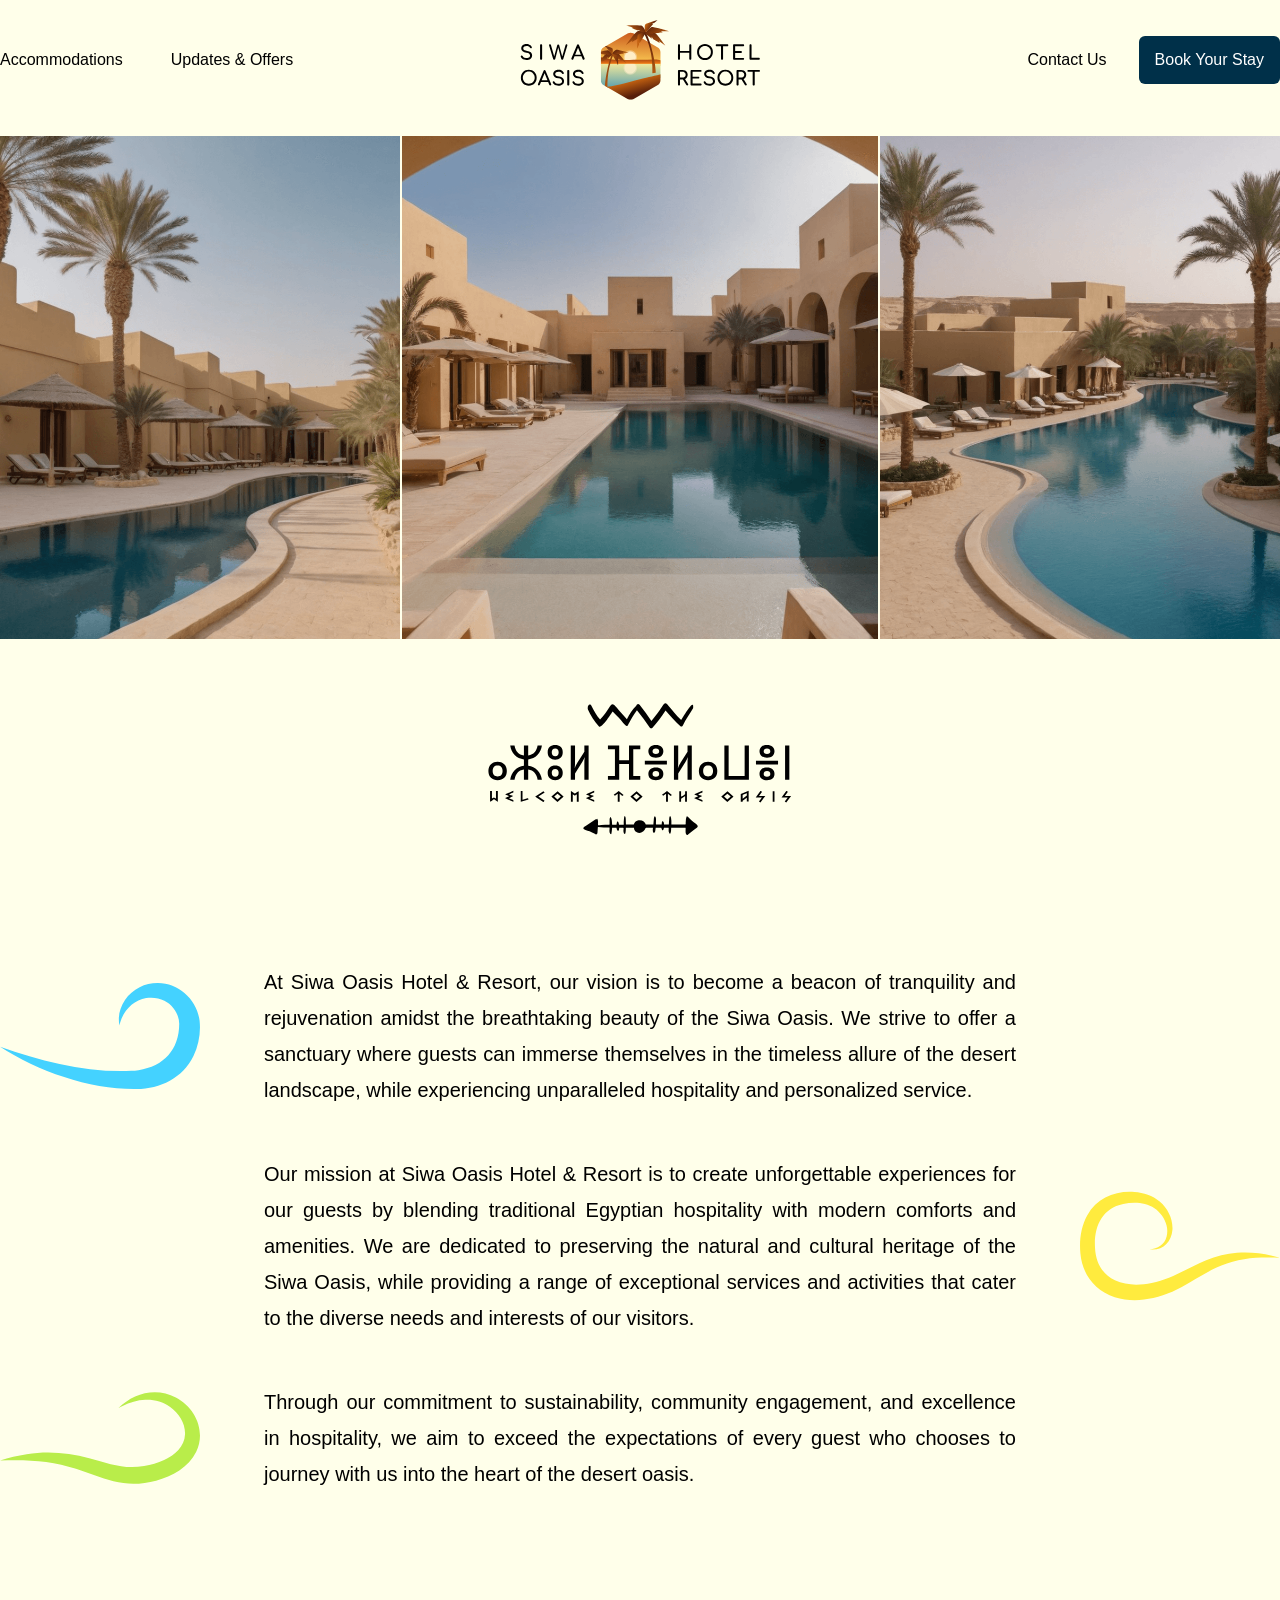
<file: index.html>
<!-- 
  1. Home page:
    This webpage contains the following:
    1.1. Website title and logo.
    1.2. Vision and Mission.
    1.3. Three different images of the hotel.
    1.4. Links to other interior pages.
 -->

<!DOCTYPE html>
<html lang="en">
  <head>
    <meta charset="UTF-8" />
    <meta name="viewport" content="width=device-width, initial-scale=1.0" />
    <link rel="shortcut icon" href="assets/logo/logo.svg" type="image/svg" />
    <link rel="stylesheet" href="styles/global.css" />
    <link rel="stylesheet" href="styles/home.css" />

    <!-- 1.1 Website title -->
    <title>Siwa Oasis Hotel & Resort</title>
  </head>
  <body>
    <header>
      <!-- 1.4. Links to other interior pages -->
      <nav>
        <div class="items">
          <a href="services.html">Accommodations</a>
          <a href="updates-offers.html">Updates & Offers</a>
        </div>

        <!-- GitHub pages paths sucks -->
        <a href="/siwa-hotel" class="logo">
          <!-- 1.1 Website logo -->
          <img
            height="80"
            src="assets/logo/logo-with-text.svg"
            alt="Siwa Oasis Hotel & Resort"
          />
        </a>

        <div class="items">
          <a href="contact.html">Contact Us</a>
          <a class="cta" href="book.html">Book Your Stay</a>
        </div>
      </nav>
    </header>

    <main>
      <!-- 1.3. Three different images of the hotel -->
      <section class="hero">
        <div class="images">
          <img src="assets/hero/hotel-photo-1.png" alt="" />
          <img src="assets/hero/hotel-photo-2.png" alt="" />
          <img src="assets/hero/hotel-photo-3.png" alt="" />
        </div>

        <div class="welcome">
          <img
            src="assets/hero/welcome.svg"
            title="Azul fellawen ('welcome' in Siwi language)"
            alt="Azul fellawen (Welcome to the oasis)"
          />
        </div>
      </section>

      <!-- 1.2. Vision and Mission -->
      <section class="vision-mission">
        <article>
          <img width="200" src="assets/blobs/wind-symbol-1.svg" alt="" />
          <p>
            At Siwa Oasis Hotel & Resort, our vision is to become a beacon of
            tranquility and rejuvenation amidst the breathtaking beauty of the
            Siwa Oasis. We strive to offer a sanctuary where guests can immerse
            themselves in the timeless allure of the desert landscape, while
            experiencing unparalleled hospitality and personalized service.
          </p>
        </article>

        <article>
          <p>
            Our mission at Siwa Oasis Hotel & Resort is to create unforgettable
            experiences for our guests by blending traditional Egyptian
            hospitality with modern comforts and amenities. We are dedicated to
            preserving the natural and cultural heritage of the Siwa Oasis,
            while providing a range of exceptional services and activities that
            cater to the diverse needs and interests of our visitors.
          </p>
          <img width="200" src="assets/blobs/wind-symbol-2.svg" alt="" />
        </article>

        <article>
          <img width="200" src="assets/blobs/wind-symbol-3.svg" alt="" />
          <p>
            Through our commitment to sustainability, community engagement, and
            excellence in hospitality, we aim to exceed the expectations of
            every guest who chooses to journey with us into the heart of the
            desert oasis.
          </p>
        </article>
      </section>
    </main>
  </body>
</html>
</file>
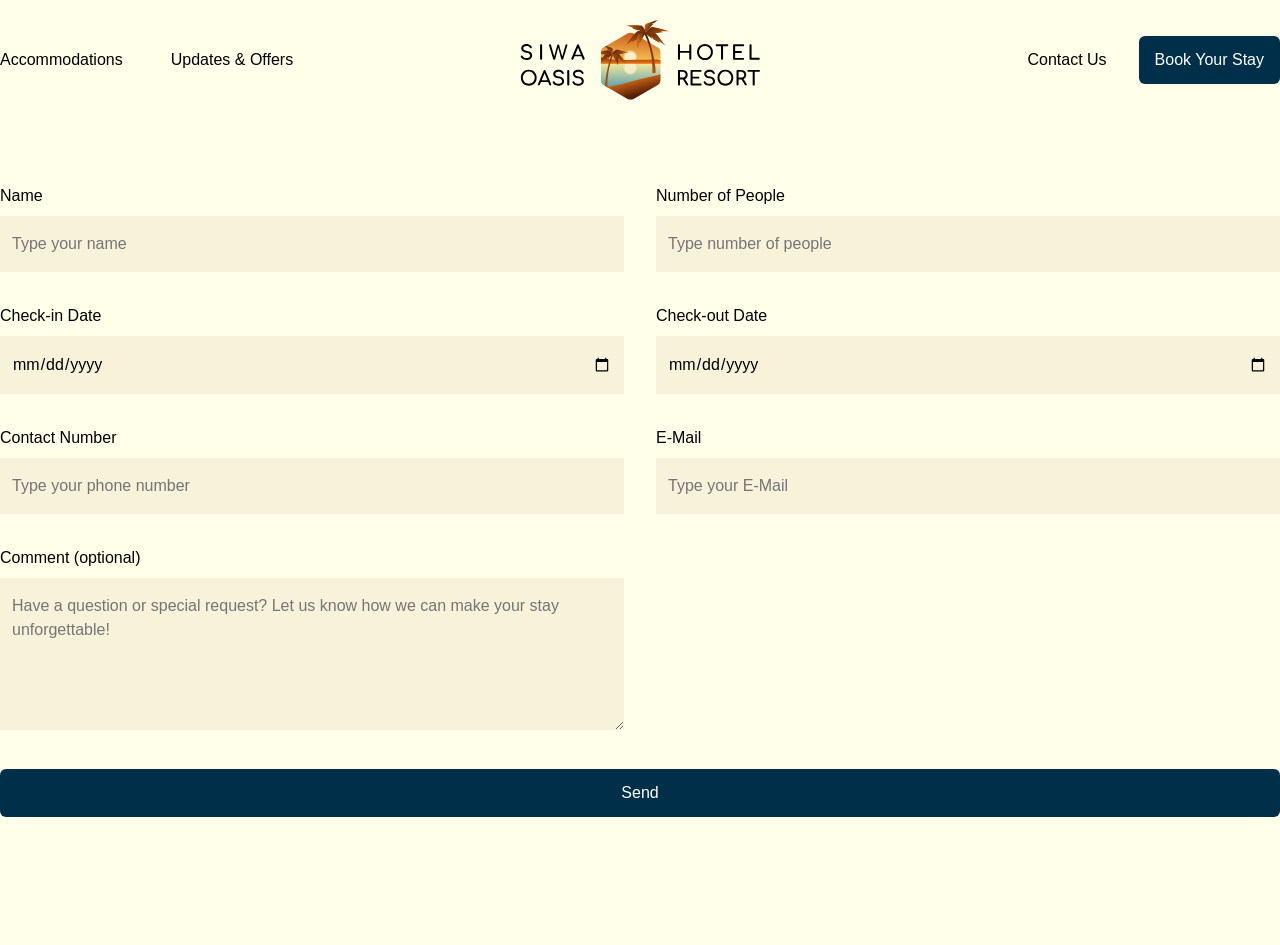
<file: book.html>
<!-- 
  4. Third interior webpage:
    This page will allow customers to book a room in the hotel by filling out the
    online form, the booking form should contain the following data:
    4.1. Customer name.
    4.2. Check-in date.
    4.3. Check-out date.
    4.4. Number of people.
    4.5. Contact number.
    4.6. E-mail.
    4.7. Comment.
    4.8. Submit button.
 -->

<!DOCTYPE html>
<html lang="en">
  <head>
    <meta charset="UTF-8" />
    <meta name="viewport" content="width=device-width, initial-scale=1.0" />
    <link rel="shortcut icon" href="assets/logo/logo.svg" type="image/svg" />
    <link rel="stylesheet" href="styles/global.css" />
    <link rel="stylesheet" href="styles/book.css" />
    <title>Siwa Oasis Hotel & Resort</title>
  </head>
  <body>
    <header>
      <nav>
        <div class="items">
          <a href="services.html">Accommodations</a>
          <a href="updates-offers.html">Updates & Offers</a>
        </div>

        <a href="/siwa-hotel" class="logo">
          <img
            height="80"
            src="assets/logo/logo-with-text.svg"
            alt="Siwa Oasis Hotel & Resort"
          />
        </a>

        <div class="items">
          <a href="contact.html">Contact Us</a>
          <a class="cta" href="book.html">Book Your Stay</a>
        </div>
      </nav>
    </header>

    <main>
      <div id="sent-alert" class="alert" hidden>
        <p>Your request has been successfully sent!</p>
      </div>
      <form action="/api/book.php" method="post">
        <fieldset>
          <!-- 4.1. Customer name. -->
          <label for="customer_name">
            Name
            <input
              name="customer_name"
              type="text"
              placeholder="Type your name"
              required
            />
          </label>

          <!-- 4.2. Check-in date. -->
          <label for="number_of_people">
            Number of People
            <input
              name="number_of_people"
              type="number"
              placeholder="Type number of people"
              required
            />
          </label>

          <!-- 4.3. Check-out date. -->
          <label for="checkin_date">
            Check-in Date
            <input name="checkin_date" type="date" required />
          </label>

          <!-- 4.4. Number of people. -->
          <label for="checkout_date">
            Check-out Date
            <input name="checkout_date" type="date" required />
          </label>

          <!-- 4.5. Contact number. -->
          <label for="conctact_number">
            Contact Number
            <input
              name="conctact_number"
              type="text"
              placeholder="Type your phone number"
              required
            />
          </label>

          <!-- 4.6. E-mail. -->
          <label for="email">
            E-Mail
            <input
              name="email"
              type="email"
              placeholder="Type your E-Mail"
              required
            />
          </label>

          <!-- 4.7. Comment. -->
          <label for="comment">
            Comment (optional)
            <textarea
              name="comment"
              placeholder="Have a question or special request? Let us know how we can make your stay unforgettable!"
              rows="5"
            ></textarea>
          </label>
        </fieldset>

        <!-- 4.8. Submit button. -->
        <input class="cta" type="submit" value="Send" />
      </form>
    </main>

    <script>
      if (new URLSearchParams(window.location.search).has("sent")) {
        document.getElementById("sent-alert").hidden = false;
      }
    </script>
  </body>
</html>
</file>
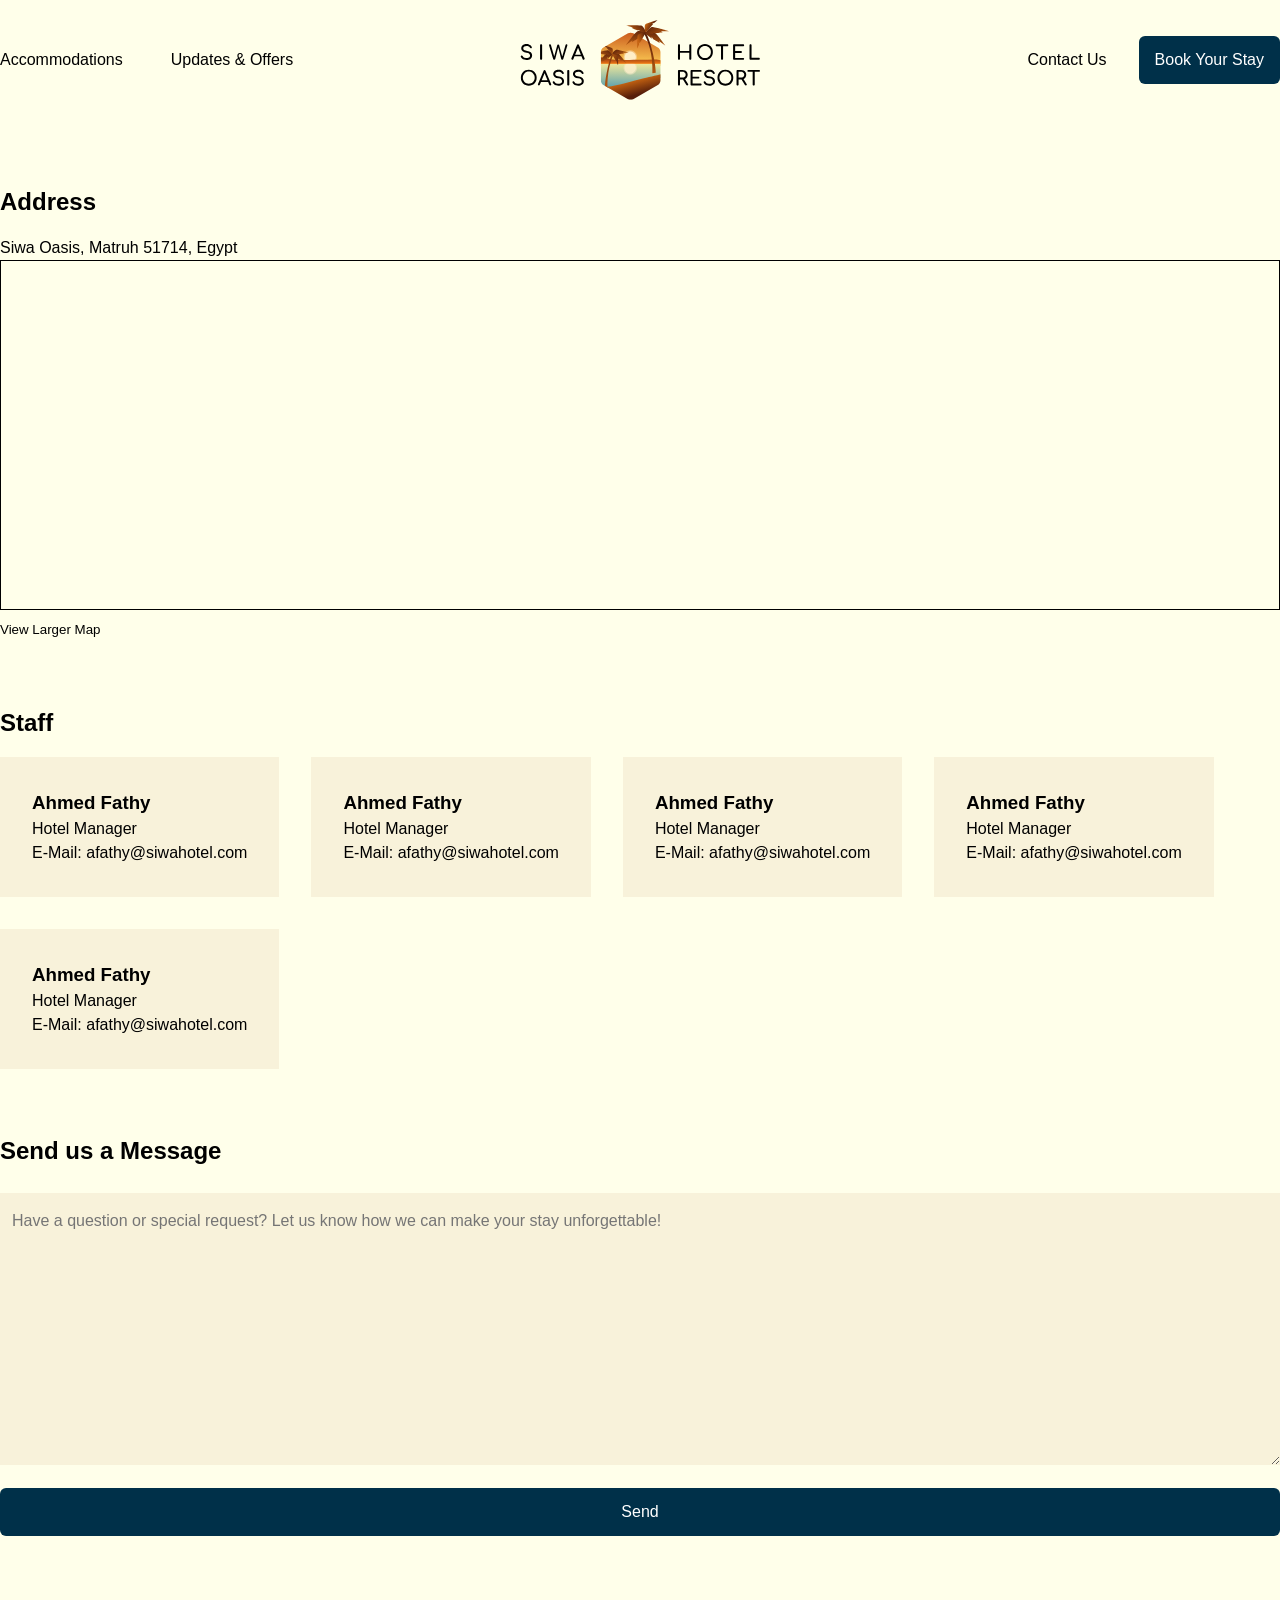
<file: contact.html>
<!-- 
  5. Forth interior webpage.
    This page is the Contact Us page, it contains the following:
    5.1. Address along with P.O Box.
    5.2. Map.
    5.3. List of key persons names along with their positions and emails.
    5.4. Send a message
 -->

<!DOCTYPE html>
<html lang="en">
  <head>
    <meta charset="UTF-8" />
    <meta name="viewport" content="width=device-width, initial-scale=1.0" />
    <link rel="shortcut icon" href="assets/logo/logo.svg" type="image/svg" />
    <link rel="stylesheet" href="styles/global.css" />
    <link rel="stylesheet" href="styles/contact.css" />
    <title>Siwa Oasis Hotel & Resort</title>
  </head>
  <body>
    <header>
      <nav>
        <div class="items">
          <a href="services.html">Accommodations</a>
          <a href="updates-offers.html">Updates & Offers</a>
        </div>

        <a href="/siwa-hotel" class="logo">
          <img
            height="80"
            src="assets/logo/logo-with-text.svg"
            alt="Siwa Oasis Hotel & Resort"
          />
        </a>

        <div class="items">
          <a href="contact.html">Contact Us</a>
          <a class="cta" href="book.html">Book Your Stay</a>
        </div>
      </nav>
    </header>

    <main>
      <div id="sent-alert" class="alert" hidden>
        <p>Your message has been successfully sent!</p>
      </div>
      <!-- 5.1. Address along with P.O Box. -->
      <section>
        <h1>Address</h1>

        <p>Siwa Oasis, Matruh 51714, Egypt</p>

        <!-- 5.2. Map. -->
        <iframe
          width="100%"
          height="350"
          src="https://www.openstreetmap.org/export/embed.html?bbox=25.432598590850834%2C29.204810766484623%2C25.43967962265015%2C29.209067069854285&amp;layer=mapnik"
          style="border: 1px solid black"
        >
        </iframe>
        <br />
        <small>
          <a
            href="https://www.openstreetmap.org/#map=18/29.20694/25.43614"
            target="_blank"
          >
            View Larger Map
          </a>
        </small>
      </section>

      <!-- 5.3. List of key persons names along with their positions and emails. -->
      <section>
        <h1>Staff</h1>

        <div class="cards">
          <article>
            <div class="body">
              <h3>Ahmed Fathy</h3>
              <p>Hotel Manager</p>
              <p>E-Mail: afathy@siwahotel.com</p>
            </div>
          </article>
          <article>
            <div class="body">
              <h3>Ahmed Fathy</h3>
              <p>Hotel Manager</p>
              <p>E-Mail: afathy@siwahotel.com</p>
            </div>
          </article>
          <article>
            <div class="body">
              <h3>Ahmed Fathy</h3>
              <p>Hotel Manager</p>
              <p>E-Mail: afathy@siwahotel.com</p>
            </div>
          </article>
          <article>
            <div class="body">
              <h3>Ahmed Fathy</h3>
              <p>Hotel Manager</p>
              <p>E-Mail: afathy@siwahotel.com</p>
            </div>
          </article>
          <article>
            <div class="body">
              <h3>Ahmed Fathy</h3>
              <p>Hotel Manager</p>
              <p>E-Mail: afathy@siwahotel.com</p>
            </div>
          </article>
        </div>
      </section>

      <!-- 5.4. Send a message -->
      <section class="send-message">
        <h1>Send us a Message</h1>

        <form action="/api/contact.php" method="post">
          <textarea
            name="message"
            placeholder="Have a question or special request? Let us know how we can make your stay unforgettable!"
            rows="10"
          ></textarea>

          <input class="cta" type="submit" value="Send" />
        </form>
      </section>
    </main>

    <script>
      if (new URLSearchParams(window.location.search).has("sent")) {
        document.getElementById("sent-alert").hidden = false;
      }
    </script>
  </body>
</html>
</file>
<file: styles/global.css>
*,
*::before,
*::after {
  box-sizing: border-box;
}

* {
  margin: 0;
}

html {
  background-color: #ffffea;
  font-family: sans-serif;
}

body {
  line-height: 1.5;
  -webkit-font-smoothing: antialiased;
}

img {
  display: block;
  max-width: 100%;
}

input,
button,
textarea,
select {
  font: inherit;
}

p,
h1,
h2,
h3,
h4,
h5,
h6 {
  overflow-wrap: break-word;
}

a {
  color: inherit;
  text-decoration: inherit;
  text-underline-offset: 0.3rem;

  &:hover {
    text-decoration: underline;
  }
}

ul {
  list-style: none;
}

fieldset {
  padding: 0;
}

.cta {
  background-color: #003049;
  color: white;
  padding: 0.75rem 1rem;
  border-radius: 6px;
  border: none;
  cursor: pointer;
}

p {
  text-align: justify;
}

header {
  max-width: 1280px;
  height: 120px;
  margin-inline: auto;
  display: flex;
  justify-content: center;
  align-items: center;
  margin-bottom: 1rem;
  position: relative;

  nav {
    width: 100%;
    display: flex;
    align-items: center;
    justify-content: space-between;

    .items {
      display: flex;
      align-items: center;
      gap: 1rem;
      color: black;

      a {
        padding: 0.75rem 1rem;
      }

      a:first-child {
        padding-left: 0;
      }
    }

    a.logo {
      position: absolute;
      left: 50%;
      transform: translateX(-50%);
    }
  }
}

main {
  max-width: 1280px;
  margin-inline: auto;
  margin-bottom: 8rem;

  section > h1 {
    margin-bottom: 1rem;
  }

  section + section,
  > * + * {
    margin-top: 4rem;
  }
}

.alert {
  background-color: #0bd8b6;
  padding: 1rem 2rem;
}
</file>
<file: styles/home.css>
main {
  .hero {
    display: flex;
    flex-direction: column;
    height: calc(100vh - 120px - 16px);
    gap: 4rem;

    .images {
      width: calc(100% + 150px);
      min-height: 0;
      height: 100%;
      margin-left: -75px;
      display: flex;
      gap: 0.15rem;

      img {
        width: 100%;
        height: 100%;
        object-fit: cover;
      }

      img:first-child {
        border-top-left-radius: 8px;
        border-bottom-left-radius: 8px;
      }

      img:last-child {
        border-top-right-radius: 8px;
        border-bottom-right-radius: 8px;
      }
    }

    .welcome {
      text-align: center;
      margin-bottom: 4rem;

      h1 {
        letter-spacing: 0.5rem;
        font-size: 3rem;
      }

      img {
        margin: auto;
      }
    }
  }

  .vision-mission {
    display: flex;
    flex-direction: column;
    gap: 3rem;

    article {
      /* background-color: #f5dbab; */
      width: calc(100% - 200px - 4 * 16px);
      line-height: 1.8;

      display: flex;
      gap: 4rem;

      font-size: 1.25rem;
    }

    article:nth-child(even) {
      align-self: flex-end;

      img {
        transform: scale(-1, 1);
      }
    }
  }
}
</file>
<file: styles/book.css>
main {
  form {
    fieldset {
      display: grid;
      grid-template-columns: repeat(2, 1fr);
      gap: 2rem;
      border: none;

      input,
      textarea {
        width: 100%;
        padding: 1rem 0.75rem;
        margin-top: 0.5rem;

        border: none;
        background-color: #f8f2da;
      }
    }

    input[type="submit"] {
      width: 100%;
      margin-top: 2rem;
    }
  }
}
</file>
<file: styles/contact.css>
main {
  .cards {
    display: flex;
    gap: 2rem;
    flex-wrap: wrap;

    article {
      display: flex;

      .body {
        background-color: #f8f2da;
        padding: 2rem;

        p {
          text-align: start;
        }
      }
    }
  }

  .send-message {
    form {
      textarea {
        width: 100%;
        padding: 1rem 0.75rem;
        margin-top: 0.5rem;

        border: none;
        background-color: #f8f2da;
      }

      input[type="submit"] {
        margin-top: 1rem;
        width: 100%;
      }
    }
  }
}
</file>
